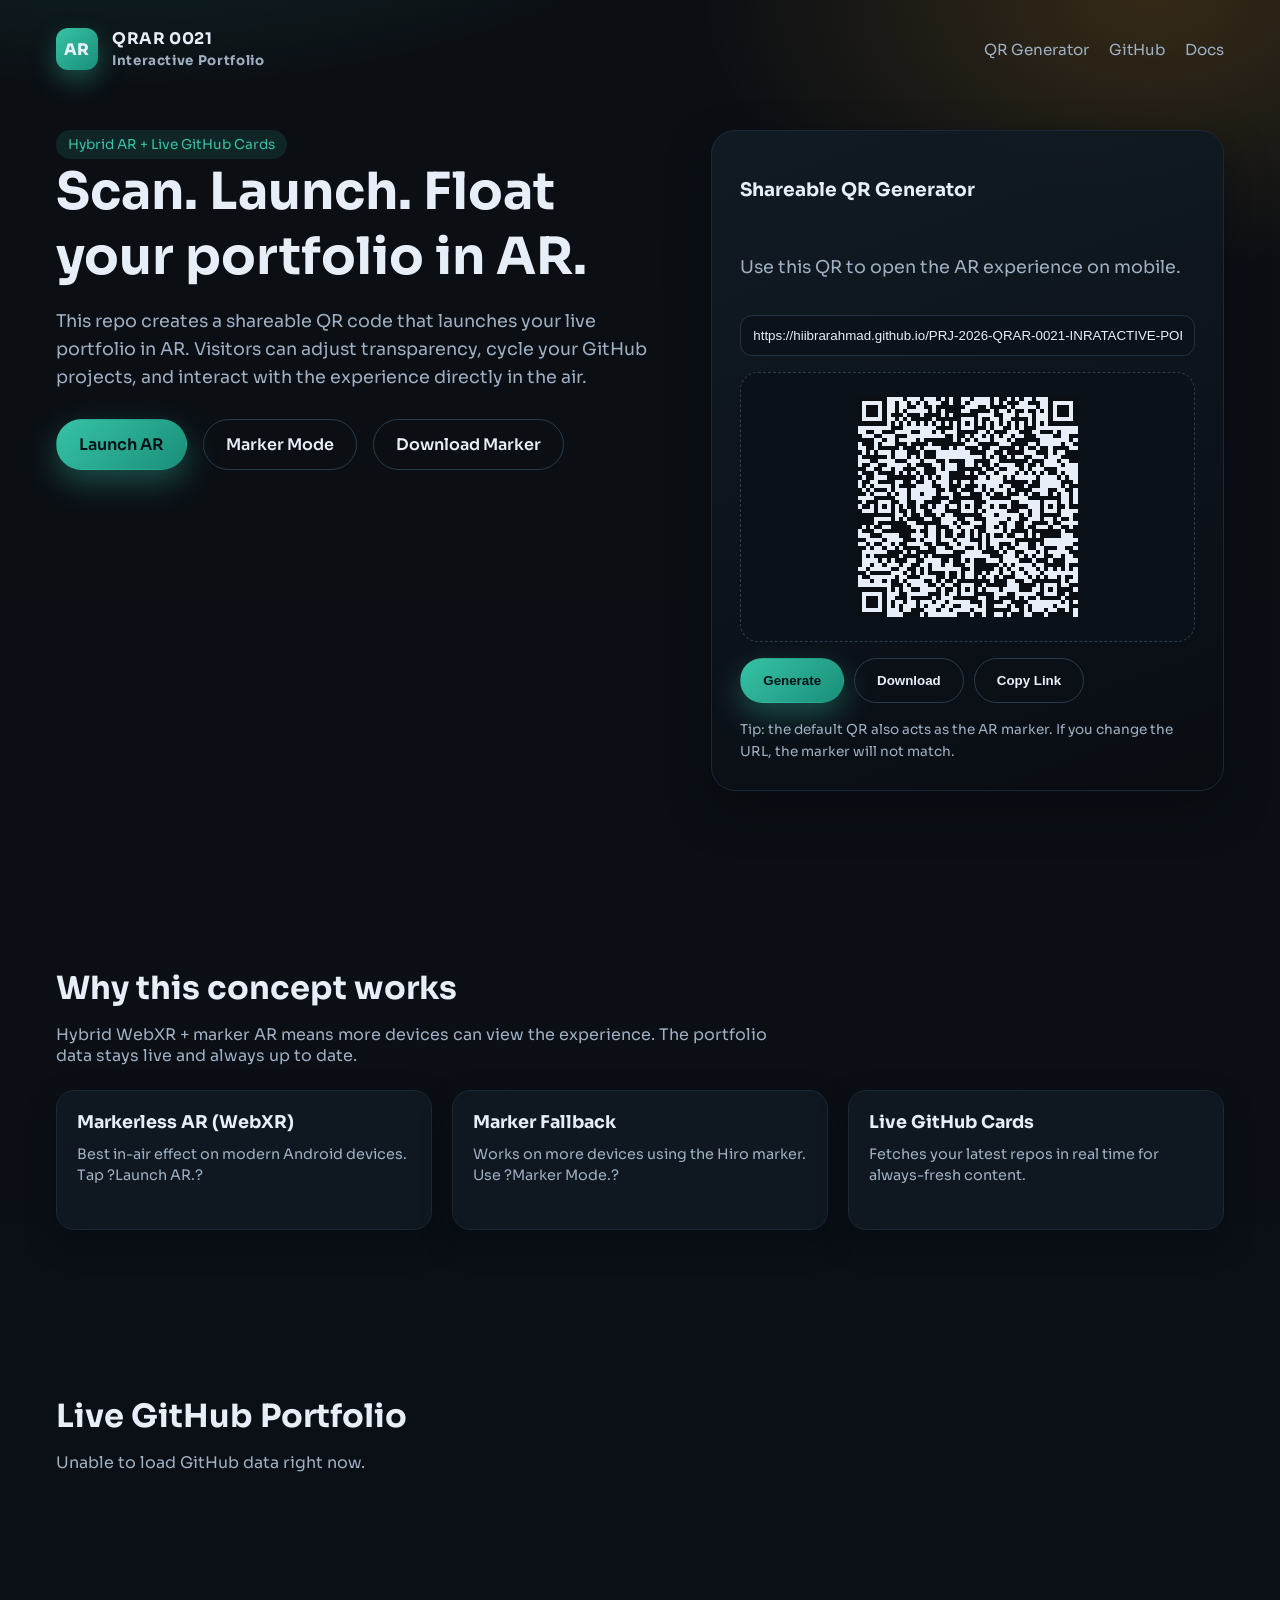
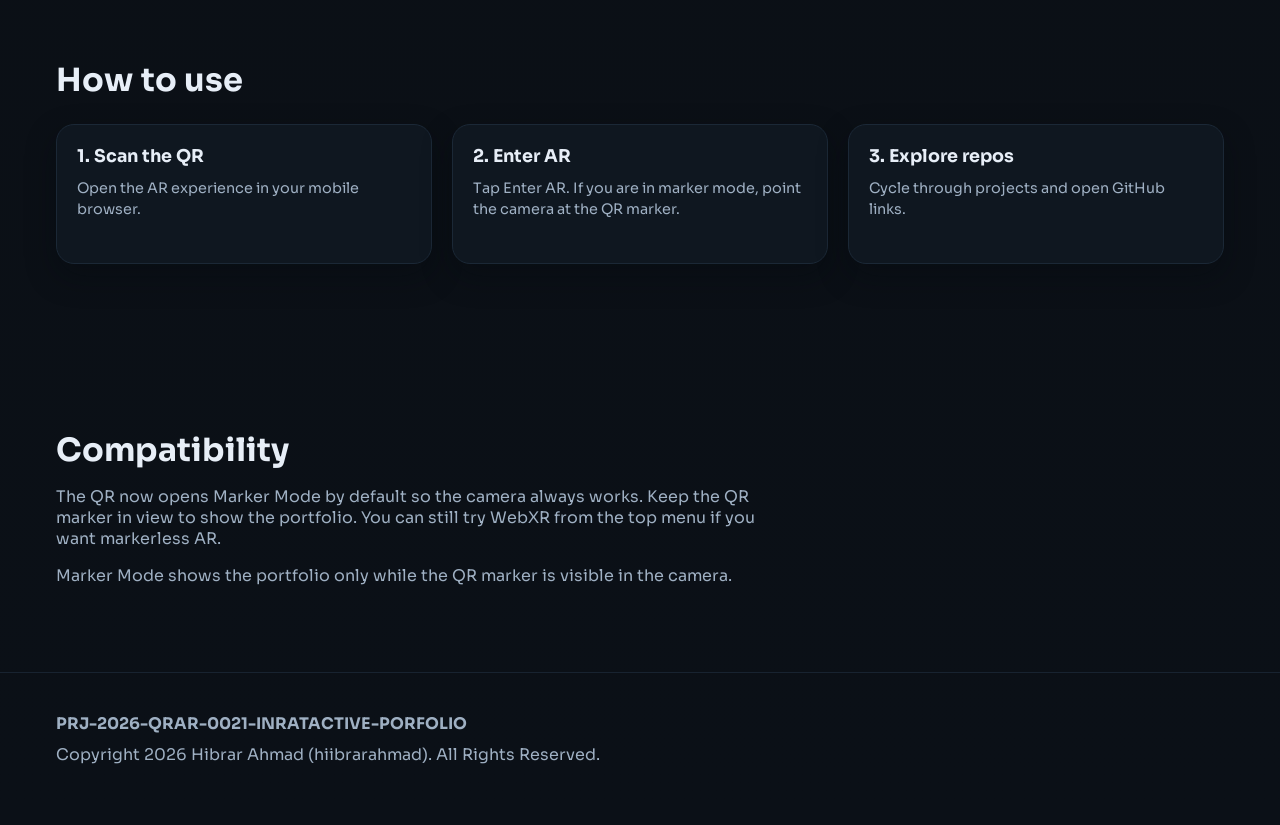
<file: index.html>
<!DOCTYPE html>
<html lang="en">

<head>
  <meta charset="UTF-8" />
  <meta name="viewport" content="width=device-width, initial-scale=1.0" />
  <title>QRAR Interactive Portfolio</title>
  <link rel="preconnect" href="https://fonts.googleapis.com" />
  <link rel="preconnect" href="https://fonts.gstatic.com" crossorigin />
  <link href="https://fonts.googleapis.com/css2?family=Sora:wght@300;400;600;700;800&display=swap" rel="stylesheet" />
  <link rel="stylesheet" href="assets/styles.css" />
</head>

<body class="topmost">
  <nav class="nav">
    <div class="brand">
      <div class="brand-badge">AR</div>
      <div>
        <div>QRAR 0021</div>
        <small style="color: var(--muted);">Interactive Portfolio</small>
      </div>
    </div>
    <div class="nav-links">
      <a href="#qr">QR Generator</a>
      <a href="#portfolio">GitHub</a>
      <a href="#docs">Docs</a>
    </div>
  </nav>

  <section class="hero">
    <div>
      <span class="badge">Hybrid AR + Live GitHub Cards</span>
      <h1>Scan. Launch. Float your portfolio in AR.</h1>
      <p>
        This repo creates a shareable QR code that launches your live portfolio in AR. Visitors can
        adjust transparency, cycle your GitHub projects, and interact with the experience directly
        in the air.
      </p>
      <div class="hero-actions">
        <a class="button primary" href="launch.html">Launch AR</a>
        <a class="button secondary" href="marker.html">Marker Mode</a>
        <a class="button secondary" href="assets/qr-marker.png">Download Marker</a>
      </div>
    </div>

    <div class="hero-card" id="qr">
      <h3>Shareable QR Generator</h3>
      <p style="color: var(--muted);">Use this QR to open the AR experience on mobile.</p>
      <input id="qr-url" type="text" style="width:100%; padding:12px; border-radius:12px; border:1px solid #223243; background:#0b121a; color:#e7eef7;" />
      <div class="qr-wrap" id="qr-target"></div>
      <div class="qr-actions">
        <button class="button primary" id="qr-generate">Generate</button>
        <button class="button secondary" id="qr-download">Download</button>
        <button class="button secondary" id="qr-copy">Copy Link</button>
      </div>
      <p style="color: var(--muted); font-size: 0.85rem; margin: 0;">
        Tip: the default QR also acts as the AR marker. If you change the URL, the marker will not match.
      </p>
    </div>
  </section>

  <section class="section">
    <h2>Why this concept works</h2>
    <p>Hybrid WebXR + marker AR means more devices can view the experience. The portfolio data stays live and always up to date.</p>
    <div class="grid cols-3" style="margin-top:24px;">
      <div class="card">
        <h3>Markerless AR (WebXR)</h3>
        <span>Best in-air effect on modern Android devices. Tap ?Launch AR.?</span>
      </div>
      <div class="card">
        <h3>Marker Fallback</h3>
        <span>Works on more devices using the Hiro marker. Use ?Marker Mode.?</span>
      </div>
      <div class="card">
        <h3>Live GitHub Cards</h3>
        <span>Fetches your latest repos in real time for always-fresh content.</span>
      </div>
    </div>
  </section>

  <section class="section" id="portfolio">
    <h2>Live GitHub Portfolio</h2>
    <p id="repo-status">Loading from GitHub?</p>
    <div class="repo-grid" id="repo-grid"></div>
  </section>

  <section class="section" id="docs">
    <h2>How to use</h2>
    <div class="grid cols-3" style="margin-top:24px;">
      <div class="card">
        <h3>1. Scan the QR</h3>
        <span>Open the AR experience in your mobile browser.</span>
      </div>
      <div class="card">
        <h3>2. Enter AR</h3>
        <span>Tap Enter AR. If you are in marker mode, point the camera at the QR marker.</span>
      </div>
      <div class="card">
        <h3>3. Explore repos</h3>
        <span>Cycle through projects and open GitHub links.</span>
      </div>
    </div>
  </section>

  <section class="section">
    <h2>Compatibility</h2>
    <p>
      The QR now opens Marker Mode by default so the camera always works. Keep the QR marker in view to show the portfolio.
      You can still try WebXR from the top menu if you want markerless AR.
    </p>
    <p style="color: var(--muted);">
      Marker Mode shows the portfolio only while the QR marker is visible in the camera.
    </p>
  </section>

  <footer class="footer">
    <strong>PRJ-2026-QRAR-0021-INRATACTIVE-PORFOLIO</strong>
    <span>Copyright 2026 Hibrar Ahmad (hiibrarahmad). All Rights Reserved.</span>
  </footer>

  <script src="assets/qrcode.min.js"></script>
  <script src="assets/app.js"></script>
</body>

</html>
</file>
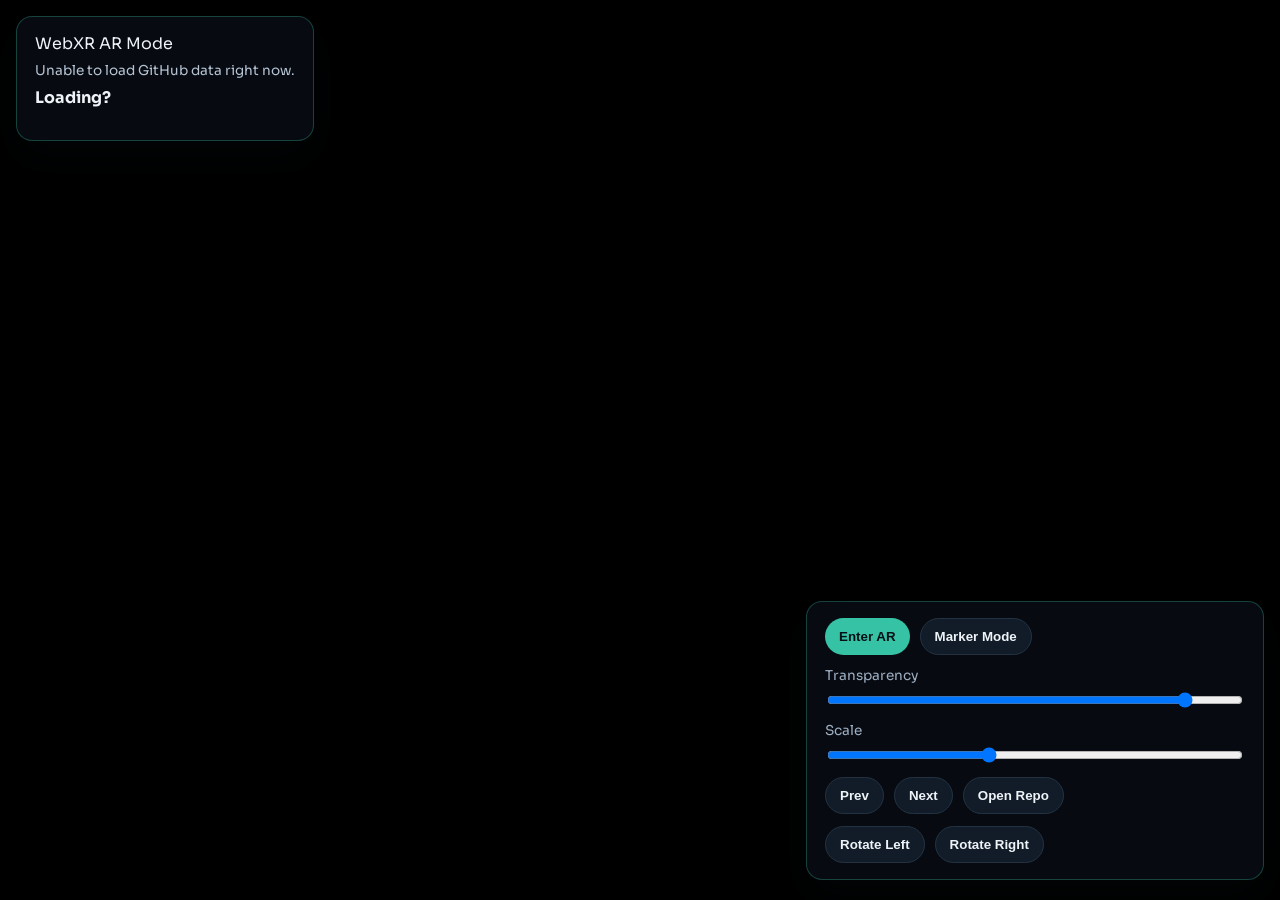
<file: ar.html>
<!DOCTYPE html>
<html lang="en">

<head>
  <meta charset="UTF-8" />
  <meta name="viewport" content="width=device-width, initial-scale=1.0" />
  <title>QRAR Portfolio - WebXR</title>
  <link rel="preconnect" href="https://fonts.googleapis.com" />
  <link rel="preconnect" href="https://fonts.gstatic.com" crossorigin />
  <link href="https://fonts.googleapis.com/css2?family=Sora:wght@300;400;600;700&display=swap" rel="stylesheet" />
  <link rel="stylesheet" href="assets/ar.css" />
  <script src="https://aframe.io/releases/1.3.0/aframe.min.js"></script>
</head>

<body>
  <div id="overlay">
    <div id="topbar" class="panel">
      <div class="badge">WebXR AR Mode</div>
      <div id="status" class="repo-meta">Ready to enter AR</div>
      <div id="repo-title">Loading?</div>
      <div id="repo-desc" class="repo-meta"></div>
      <div id="repo-meta" class="repo-meta"></div>
    </div>

    <div id="controls" class="panel">
      <div class="btn-row">
        <button id="enter-ar">Enter AR</button>
        <a href="marker.html"><button class="secondary" type="button">Marker Mode</button></a>
      </div>
      <div class="slider">
        <label>Transparency</label>
        <input id="opacity" type="range" min="0.2" max="1" step="0.05" value="0.9" />
      </div>
      <div class="slider">
        <label>Scale</label>
        <input id="scale" type="range" min="0.5" max="1.8" step="0.1" value="1" />
      </div>
      <div class="btn-row">
        <button class="secondary" id="prev">Prev</button>
        <button class="secondary" id="next">Next</button>
        <button class="secondary" id="open">Open Repo</button>
      </div>
      <div class="btn-row">
        <button class="secondary" id="rotate-left">Rotate Left</button>
        <button class="secondary" id="rotate-right">Rotate Right</button>
      </div>
    </div>
  </div>

  <a-scene
    renderer="colorManagement: true; physicallyCorrectLights: true"
    xr-mode-ui="enabled: false"
    webxr="optionalFeatures: dom-overlay; overlayElement: #overlay"
  >
    <a-entity id="rig" position="0 0 0">
      <a-camera id="camera" position="0 1.6 0"></a-camera>
      <a-entity id="panel" position="0 0 -2">
        <a-plane id="panel-bg" width="1.6" height="0.9" color="#0f1720" opacity="0.9" material="transparent: true"></a-plane>
        <a-text id="panel-title" value="Loading?" color="#e7eef7" align="center" width="1.5" position="0 0.25 0.01" wrap-count="22"></a-text>
        <a-text id="panel-desc" value="Fetching portfolio" color="#b6c4d4" align="center" width="1.4" position="0 0.02 0.01" wrap-count="40"></a-text>
        <a-text id="panel-meta" value="" color="#36c2a5" align="center" width="1.4" position="0 -0.3 0.01" wrap-count="30"></a-text>
      </a-entity>
    </a-entity>

    <a-entity light="type: ambient; intensity: 0.8"></a-entity>
    <a-entity light="type: directional; intensity: 0.6" position="1 2 1"></a-entity>
  </a-scene>

  <script src="assets/ar.js"></script>
</body>

</html>
</file>
<file: assets/styles.css>
:root {
  --bg: #0b0f14;
  --panel: #0f1720;
  --panel-2: #111b25;
  --text: #e7eef7;
  --muted: #9fb0c3;
  --accent: #36c2a5;
  --accent-2: #f5a524;
  --edge: #1b2836;
  --glow: rgba(54, 194, 165, 0.35);
}

* {
  box-sizing: border-box;
}

html, body {
  margin: 0;
  padding: 0;
  background: var(--bg);
  color: var(--text);
  font-family: "Sora", "Segoe UI", sans-serif;
}

a {
  color: inherit;
  text-decoration: none;
}

.topmost {
  min-height: 100vh;
  background:
    radial-gradient(1200px 600px at 10% -10%, rgba(54, 194, 165, 0.25), transparent 55%),
    radial-gradient(1000px 600px at 90% 0%, rgba(245, 165, 36, 0.18), transparent 45%),
    linear-gradient(180deg, #0b0f14 0%, #0b1017 100%);
}

.nav {
  display: flex;
  align-items: center;
  justify-content: space-between;
  padding: 28px 56px;
}

.brand {
  display: flex;
  align-items: center;
  gap: 14px;
  font-weight: 700;
  letter-spacing: 0.04em;
}

.brand-badge {
  width: 42px;
  height: 42px;
  border-radius: 12px;
  background: linear-gradient(135deg, #36c2a5, #1a8f7a);
  display: grid;
  place-items: center;
  box-shadow: 0 10px 25px rgba(54, 194, 165, 0.35);
  font-weight: 800;
}

.nav-links {
  display: flex;
  gap: 20px;
  color: var(--muted);
  font-size: 0.95rem;
}

.hero {
  display: grid;
  grid-template-columns: 1.2fr 1fr;
  gap: 40px;
  padding: 32px 56px 80px;
}

.hero h1 {
  font-size: 3.2rem;
  margin: 0 0 16px;
}

.hero p {
  color: var(--muted);
  font-size: 1.1rem;
  line-height: 1.6;
}

.hero-actions {
  display: flex;
  gap: 16px;
  margin-top: 28px;
}

.button {
  padding: 14px 22px;
  border-radius: 999px;
  border: 1px solid transparent;
  font-weight: 600;
  transition: transform 0.2s ease, box-shadow 0.2s ease;
}

.button.primary {
  background: linear-gradient(135deg, #36c2a5, #1a8f7a);
  color: #041017;
  box-shadow: 0 12px 30px rgba(54, 194, 165, 0.35);
}

.button.secondary {
  background: transparent;
  border-color: #2a3b4c;
  color: var(--text);
}

.button:hover {
  transform: translateY(-2px);
}

.hero-card {
  background: linear-gradient(160deg, rgba(17, 27, 37, 0.95), rgba(9, 13, 18, 0.9));
  border: 1px solid var(--edge);
  border-radius: 24px;
  padding: 28px;
  box-shadow: 0 20px 40px rgba(6, 10, 15, 0.6);
  display: grid;
  gap: 16px;
}

.qr-wrap {
  display: grid;
  place-items: center;
  background: #0b1119;
  border-radius: 18px;
  border: 1px dashed #2a3b4c;
  padding: 24px;
  min-height: 220px;
}

.qr-actions {
  display: flex;
  gap: 10px;
  flex-wrap: wrap;
}

.section {
  padding: 70px 56px;
}

.section h2 {
  font-size: 2rem;
  margin-bottom: 10px;
}

.section p {
  color: var(--muted);
  max-width: 720px;
}

.grid {
  display: grid;
  gap: 20px;
}

.grid.cols-3 {
  grid-template-columns: repeat(3, 1fr);
}

.card {
  background: var(--panel);
  border: 1px solid var(--edge);
  border-radius: 18px;
  padding: 20px;
  min-height: 140px;
  box-shadow: 0 12px 30px rgba(6, 10, 15, 0.4);
}

.card h3 {
  margin: 0 0 10px;
  font-size: 1.1rem;
}

.card span {
  color: var(--muted);
  font-size: 0.9rem;
}

.repo-grid {
  display: grid;
  grid-template-columns: repeat(auto-fit, minmax(240px, 1fr));
  gap: 16px;
  margin-top: 20px;
}

.repo-card {
  background: var(--panel-2);
  border: 1px solid #223243;
  border-radius: 16px;
  padding: 16px;
  display: grid;
  gap: 8px;
}

.repo-card a {
  color: var(--accent);
  font-weight: 600;
}

.badge {
  display: inline-flex;
  align-items: center;
  gap: 8px;
  padding: 6px 12px;
  border-radius: 999px;
  background: rgba(54, 194, 165, 0.12);
  color: var(--accent);
  font-size: 0.85rem;
}

.footer {
  padding: 40px 56px 60px;
  border-top: 1px solid #182330;
  color: var(--muted);
  display: flex;
  flex-direction: column;
  gap: 10px;
}

@media (max-width: 980px) {
  .hero {
    grid-template-columns: 1fr;
  }
  .nav {
    flex-direction: column;
    align-items: flex-start;
    gap: 12px;
  }
  .grid.cols-3 {
    grid-template-columns: 1fr;
  }
}
</file>
<file: assets/ar.css>
body, html {
  margin: 0;
  padding: 0;
  width: 100%;
  height: 100%;
  font-family: "Sora", "Segoe UI", sans-serif;
  background: #0b0f14;
}

a-scene {
  position: fixed !important;
  inset: 0;
  width: 100% !important;
  height: 100% !important;
  z-index: 0;
}

a-scene canvas,
a-scene video {
  width: 100% !important;
  height: 100% !important;
  object-fit: cover;
}

#camera {
  position: fixed;
  inset: 0;
  width: 100%;
  height: 100%;
  object-fit: cover;
  z-index: 0;
  background: #000;
}

#qr-canvas {
  display: none;
}

.hidden {
  display: none !important;
}

#overlay {
  position: fixed;
  inset: 0;
  pointer-events: none;
  color: #eef3f8;
  z-index: 10;
}

#overlay .panel {
  pointer-events: auto;
  background: rgba(10, 15, 22, 0.78);
  border: 1px solid rgba(54, 194, 165, 0.3);
  border-radius: 16px;
  padding: 16px 18px;
  backdrop-filter: blur(8px);
  box-shadow: 0 16px 40px rgba(5, 10, 14, 0.45);
}

#topbar {
  position: absolute;
  top: 16px;
  left: 16px;
  display: grid;
  gap: 8px;
  max-width: 45vw;
}

#controls {
  position: absolute;
  bottom: 20px;
  right: 16px;
  left: auto;
  transform: none;
  display: grid;
  gap: 12px;
  width: min(420px, 50vw);
  max-height: 50vh;
  overflow: auto;
  transform-origin: bottom right;
}

.btn-row {
  display: flex;
  gap: 10px;
}

button, input[type="range"] {
  pointer-events: auto;
}

button {
  background: #36c2a5;
  color: #051016;
  border: none;
  padding: 10px 14px;
  border-radius: 999px;
  font-weight: 600;
  cursor: pointer;
}

button.secondary {
  background: #121c28;
  color: #eef3f8;
  border: 1px solid #223243;
}

label {
  font-size: 0.85rem;
  color: #9fb0c3;
}

.slider {
  display: grid;
  gap: 6px;
}

.repo-meta {
  font-size: 0.85rem;
  color: #b6c4d4;
}

#repo-title {
  font-weight: 700;
}

@media (max-width: 720px) {
  #controls {
    width: calc(100% - 32px);
  }
  .btn-row {
    flex-wrap: wrap;
  }
}
</file>
